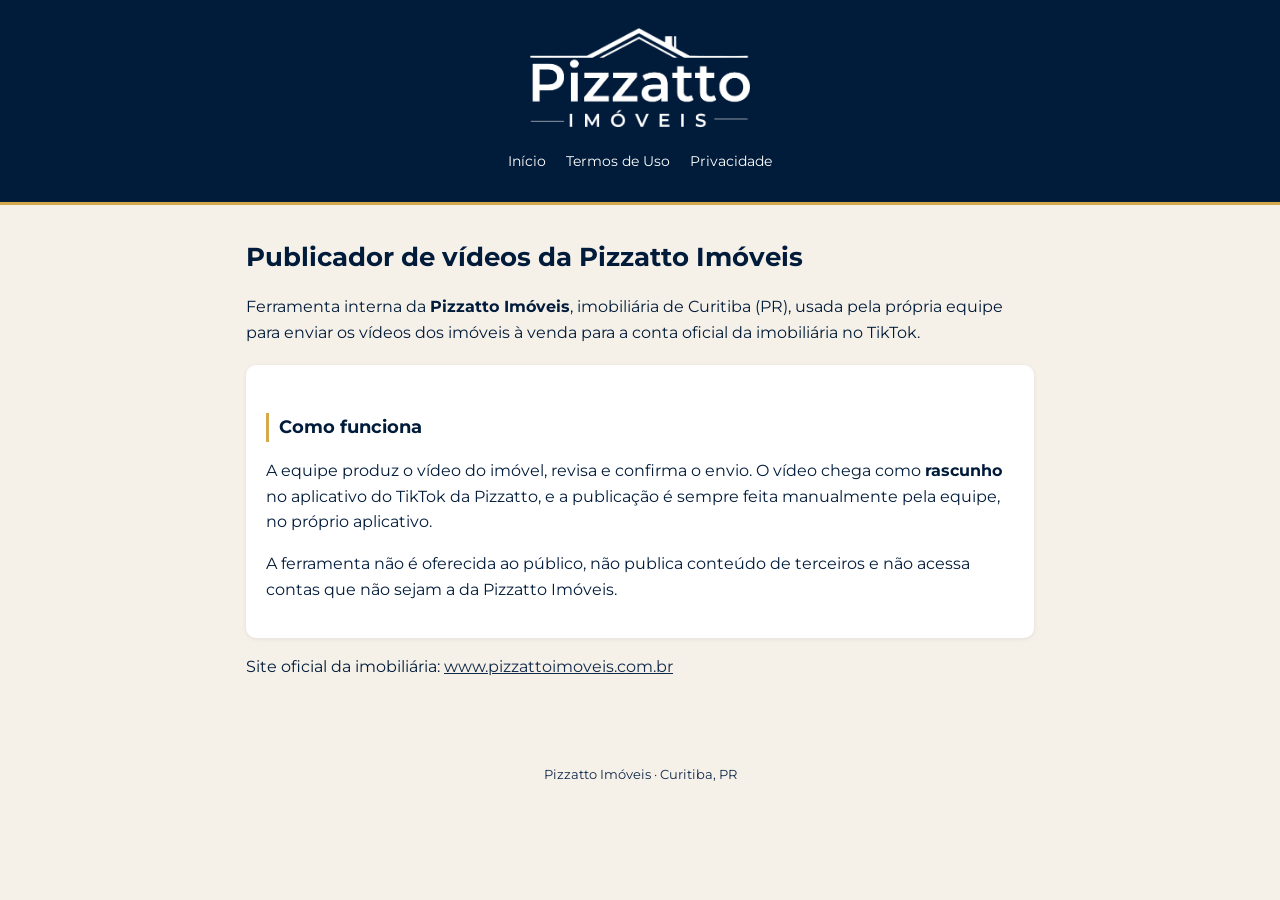
<file: index.html>
<!doctype html>
<html lang="pt-BR"><head><meta charset="utf-8"><meta name="viewport" content="width=device-width,initial-scale=1">
<title>Pizzatto Imóveis · Publicador de vídeos</title>
<link href="https://fonts.googleapis.com/css2?family=Montserrat:wght@400;600;700&display=swap" rel="stylesheet">
<link rel="stylesheet" href="estilo.css"></head><body>
<header><img src="logo.png" alt="Pizzatto Imóveis"><nav><a href="index.html">Início</a><a href="termos.html">Termos de Uso</a><a href="privacidade.html">Privacidade</a></nav></header>
<main>
<h1>Publicador de vídeos da Pizzatto Imóveis</h1>
<p>Ferramenta interna da <strong>Pizzatto Imóveis</strong>, imobiliária de Curitiba (PR), usada pela própria equipe para enviar os vídeos dos imóveis à venda para a conta oficial da imobiliária no TikTok.</p>
<div class="caixa">
<h2>Como funciona</h2>
<p>A equipe produz o vídeo do imóvel, revisa e confirma o envio. O vídeo chega como <strong>rascunho</strong> no aplicativo do TikTok da Pizzatto, e a publicação é sempre feita manualmente pela equipe, no próprio aplicativo.</p>
<p>A ferramenta não é oferecida ao público, não publica conteúdo de terceiros e não acessa contas que não sejam a da Pizzatto Imóveis.</p>
</div>
<p>Site oficial da imobiliária: <a href="https://www.pizzattoimoveis.com.br">www.pizzattoimoveis.com.br</a></p>
</main>
<footer>Pizzatto Imóveis · Curitiba, PR</footer>
</body></html>
</file>
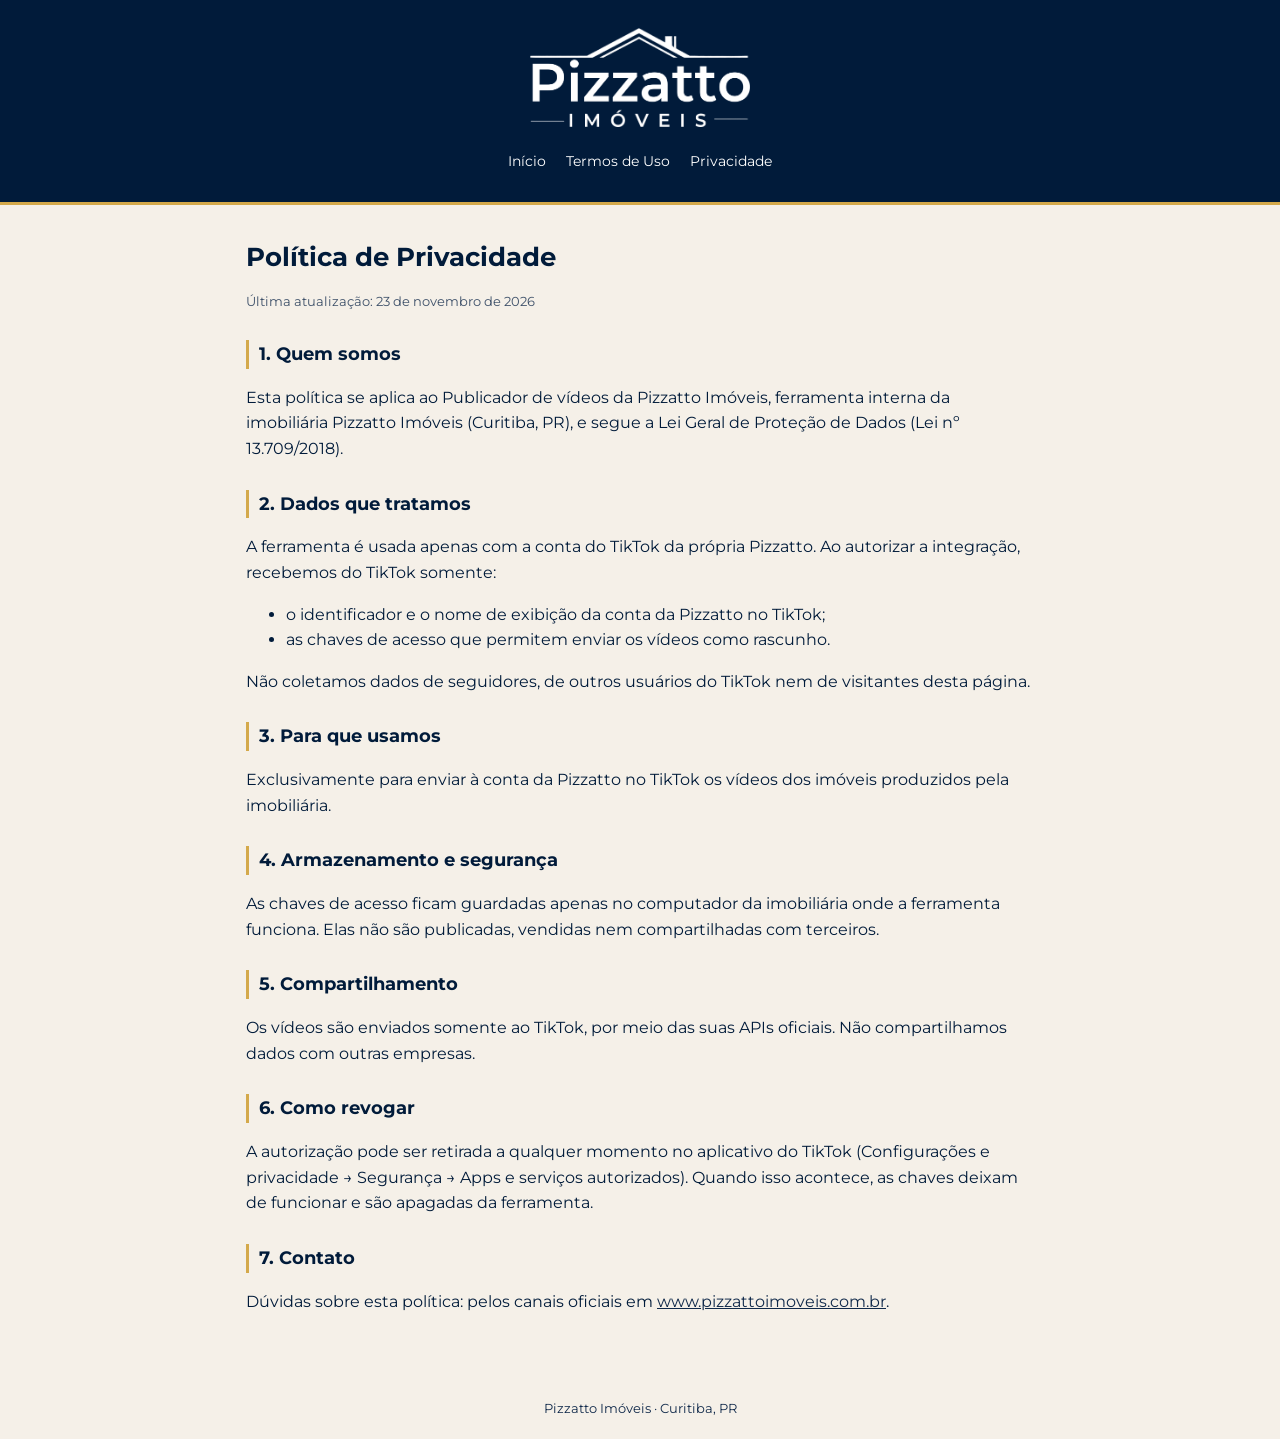
<file: privacidade.html>
<!doctype html>
<html lang="pt-BR"><head><meta charset="utf-8"><meta name="viewport" content="width=device-width,initial-scale=1">
<title>Política de Privacidade · Pizzatto Imóveis</title>
<link href="https://fonts.googleapis.com/css2?family=Montserrat:wght@400;600;700&display=swap" rel="stylesheet">
<link rel="stylesheet" href="estilo.css"></head><body>
<header><img src="logo.png" alt="Pizzatto Imóveis"><nav><a href="index.html">Início</a><a href="termos.html">Termos de Uso</a><a href="privacidade.html">Privacidade</a></nav></header>
<main>
<h1>Política de Privacidade</h1>
<p class="data">Última atualização: 23 de novembro de 2026</p>
<h2>1. Quem somos</h2>
<p>Esta política se aplica ao Publicador de vídeos da Pizzatto Imóveis, ferramenta interna da imobiliária Pizzatto Imóveis (Curitiba, PR), e segue a Lei Geral de Proteção de Dados (Lei nº 13.709/2018).</p>
<h2>2. Dados que tratamos</h2>
<p>A ferramenta é usada apenas com a conta do TikTok da própria Pizzatto. Ao autorizar a integração, recebemos do TikTok somente:</p>
<ul>
<li>o identificador e o nome de exibição da conta da Pizzatto no TikTok;</li>
<li>as chaves de acesso que permitem enviar os vídeos como rascunho.</li>
</ul>
<p>Não coletamos dados de seguidores, de outros usuários do TikTok nem de visitantes desta página.</p>
<h2>3. Para que usamos</h2>
<p>Exclusivamente para enviar à conta da Pizzatto no TikTok os vídeos dos imóveis produzidos pela imobiliária.</p>
<h2>4. Armazenamento e segurança</h2>
<p>As chaves de acesso ficam guardadas apenas no computador da imobiliária onde a ferramenta funciona. Elas não são publicadas, vendidas nem compartilhadas com terceiros.</p>
<h2>5. Compartilhamento</h2>
<p>Os vídeos são enviados somente ao TikTok, por meio das suas APIs oficiais. Não compartilhamos dados com outras empresas.</p>
<h2>6. Como revogar</h2>
<p>A autorização pode ser retirada a qualquer momento no aplicativo do TikTok (Configurações e privacidade → Segurança → Apps e serviços autorizados). Quando isso acontece, as chaves deixam de funcionar e são apagadas da ferramenta.</p>
<h2>7. Contato</h2>
<p>Dúvidas sobre esta política: pelos canais oficiais em <a href="https://www.pizzattoimoveis.com.br">www.pizzattoimoveis.com.br</a>.</p>
</main>
<footer>Pizzatto Imóveis · Curitiba, PR</footer>
</body></html>
</file>
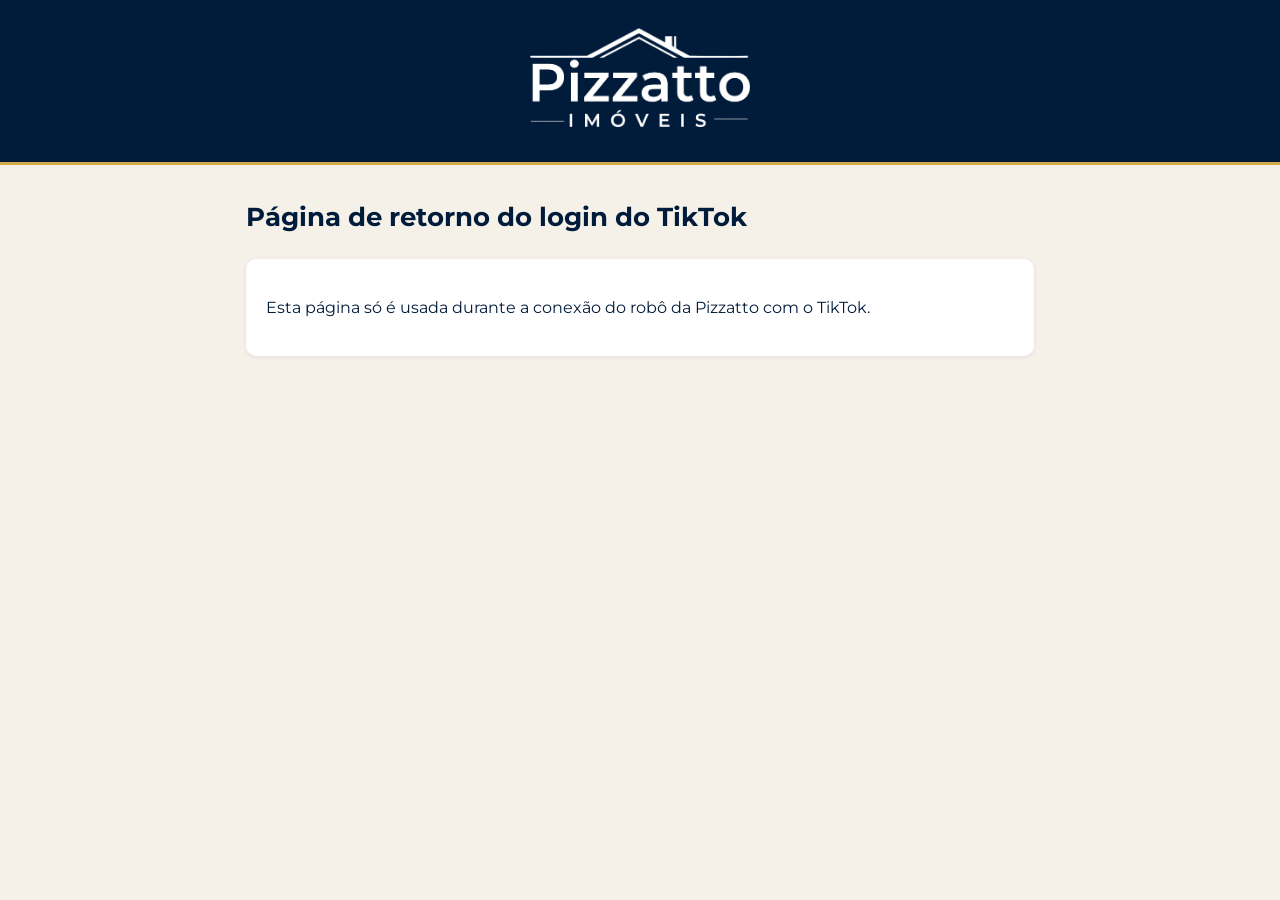
<file: retorno.html>
<!doctype html>
<html lang="pt-BR"><head><meta charset="utf-8"><meta name="viewport" content="width=device-width,initial-scale=1">
<meta name="robots" content="noindex">
<title>Autorização · Pizzatto Imóveis</title>
<link href="https://fonts.googleapis.com/css2?family=Montserrat:wght@400;600;700&display=swap" rel="stylesheet">
<link rel="stylesheet" href="estilo.css"></head><body>
<header><img src="logo.png" alt="Pizzatto Imóveis"></header>
<main>
<h1 id="t">Autorização recebida</h1>
<div class="caixa" id="ok">
<p><strong>Copie o endereço desta página</strong> (clique na barra de endereço, Ctrl+A e Ctrl+C), volte para a janela preta do <code>DEFINIR_CHAVES_TIKTOK.bat</code> e aperte Enter.</p>
<p>Esta página não guarda nem envia nada: o código fica só no endereço, para o robô usar no seu computador.</p>
</div>
</main>
<script>
var q = new URLSearchParams(location.search);
if (q.get('error')) { document.getElementById('t').textContent = 'A autorização não foi concluída';
  document.getElementById('ok').innerHTML = '<p>O TikTok respondeu: <code>' + (q.get('error_description') || q.get('error')).replace(/[<>&]/g, '') + '</code></p><p>Rode o DEFINIR_CHAVES_TIKTOK.bat de novo.</p>'; }
else if (!q.get('code')) { document.getElementById('t').textContent = 'Página de retorno do login do TikTok';
  document.getElementById('ok').innerHTML = '<p>Esta página só é usada durante a conexão do robô da Pizzatto com o TikTok.</p>'; }
</script>
</body></html>
</file>
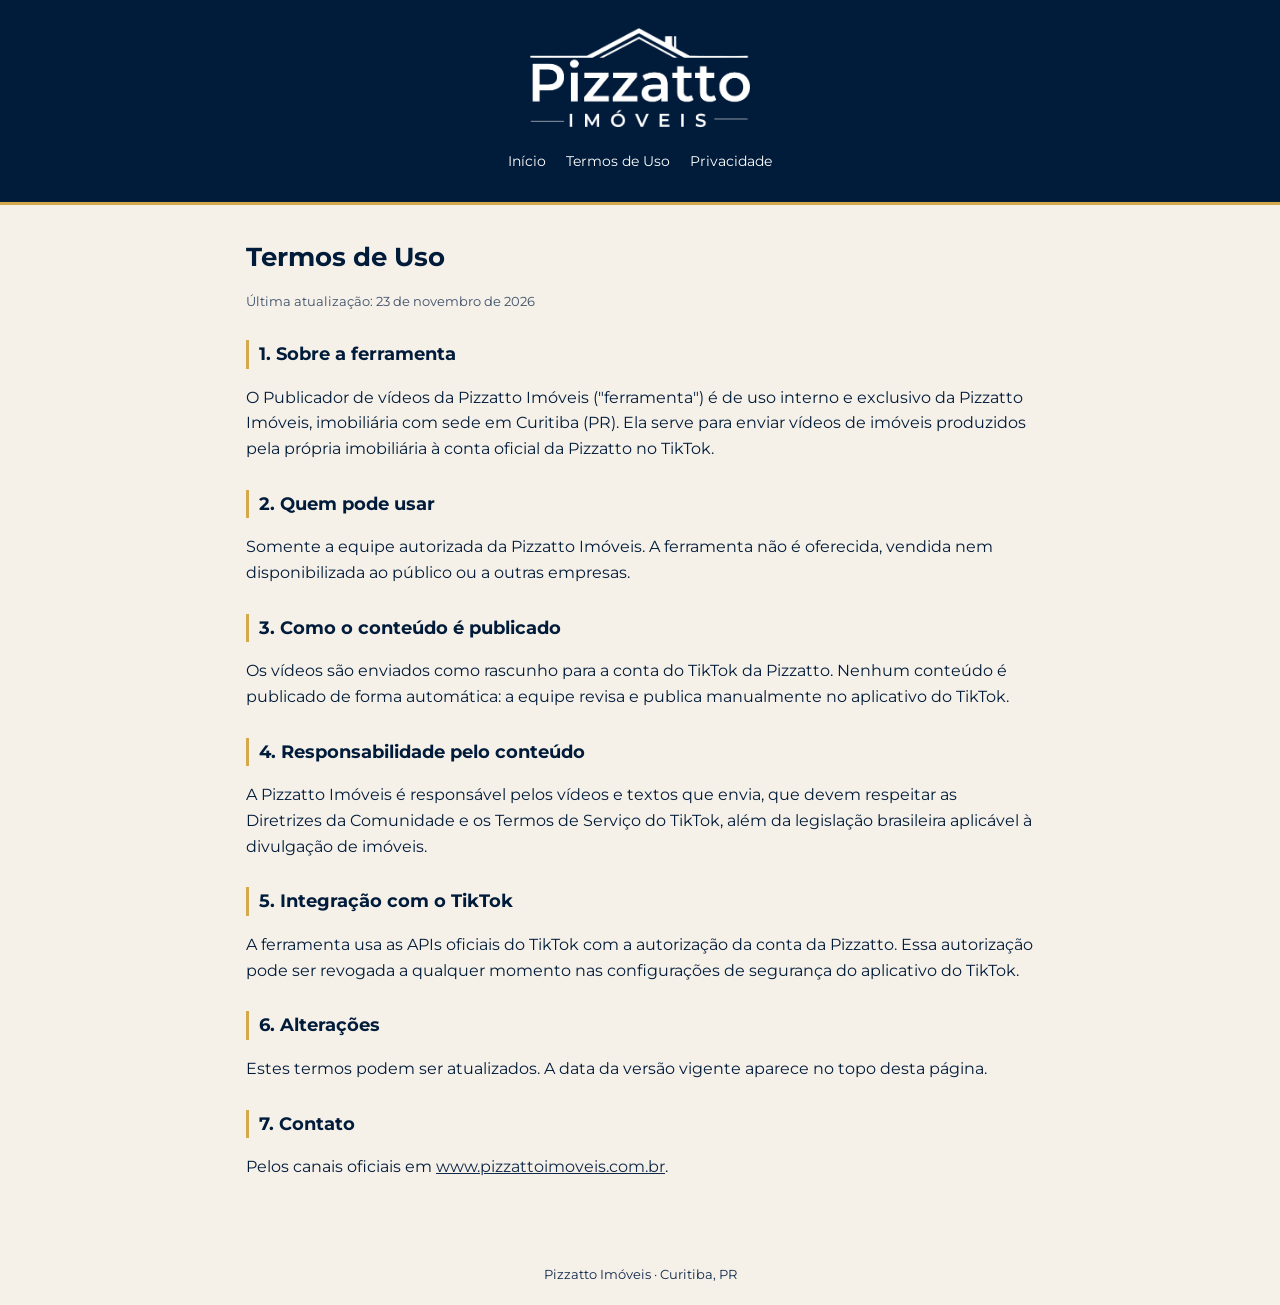
<file: termos.html>
<!doctype html>
<html lang="pt-BR"><head><meta charset="utf-8"><meta name="viewport" content="width=device-width,initial-scale=1">
<title>Termos de Uso · Pizzatto Imóveis</title>
<link href="https://fonts.googleapis.com/css2?family=Montserrat:wght@400;600;700&display=swap" rel="stylesheet">
<link rel="stylesheet" href="estilo.css"></head><body>
<header><img src="logo.png" alt="Pizzatto Imóveis"><nav><a href="index.html">Início</a><a href="termos.html">Termos de Uso</a><a href="privacidade.html">Privacidade</a></nav></header>
<main>
<h1>Termos de Uso</h1>
<p class="data">Última atualização: 23 de novembro de 2026</p>
<h2>1. Sobre a ferramenta</h2>
<p>O Publicador de vídeos da Pizzatto Imóveis ("ferramenta") é de uso interno e exclusivo da Pizzatto Imóveis, imobiliária com sede em Curitiba (PR). Ela serve para enviar vídeos de imóveis produzidos pela própria imobiliária à conta oficial da Pizzatto no TikTok.</p>
<h2>2. Quem pode usar</h2>
<p>Somente a equipe autorizada da Pizzatto Imóveis. A ferramenta não é oferecida, vendida nem disponibilizada ao público ou a outras empresas.</p>
<h2>3. Como o conteúdo é publicado</h2>
<p>Os vídeos são enviados como rascunho para a conta do TikTok da Pizzatto. Nenhum conteúdo é publicado de forma automática: a equipe revisa e publica manualmente no aplicativo do TikTok.</p>
<h2>4. Responsabilidade pelo conteúdo</h2>
<p>A Pizzatto Imóveis é responsável pelos vídeos e textos que envia, que devem respeitar as Diretrizes da Comunidade e os Termos de Serviço do TikTok, além da legislação brasileira aplicável à divulgação de imóveis.</p>
<h2>5. Integração com o TikTok</h2>
<p>A ferramenta usa as APIs oficiais do TikTok com a autorização da conta da Pizzatto. Essa autorização pode ser revogada a qualquer momento nas configurações de segurança do aplicativo do TikTok.</p>
<h2>6. Alterações</h2>
<p>Estes termos podem ser atualizados. A data da versão vigente aparece no topo desta página.</p>
<h2>7. Contato</h2>
<p>Pelos canais oficiais em <a href="https://www.pizzattoimoveis.com.br">www.pizzattoimoveis.com.br</a>.</p>
</main>
<footer>Pizzatto Imóveis · Curitiba, PR</footer>
</body></html>
</file>
<file: estilo.css>
:root{--azul:#011B3A;--azul2:#10294A;--creme:#F5F0E8;--dourado:#D4A94B;--branco:#fff}
*{box-sizing:border-box}
body{margin:0;font-family:'Montserrat',sans-serif;background:var(--creme);color:var(--azul);line-height:1.6}
header{background:var(--azul);color:var(--branco);padding:28px 16px;text-align:center;border-bottom:3px solid var(--dourado)}
header img{max-width:220px;width:60%}
nav{margin-top:14px}
nav a{color:var(--branco);text-decoration:none;margin:0 10px;font-size:14px}
nav a:hover{color:var(--dourado)}
main{max-width:820px;margin:0 auto;padding:32px 16px 48px}
h1{font-size:26px;margin:0 0 6px}
h2{font-size:18px;margin:28px 0 6px;padding-left:10px;border-left:3px solid var(--dourado)}
.data{color:var(--azul2);font-size:13px;opacity:.8}
.caixa{background:var(--branco);border-radius:10px;padding:20px;margin-top:20px;box-shadow:0 1px 4px rgba(1,27,58,.08)}
code{background:var(--creme);padding:2px 6px;border-radius:4px;word-break:break-all}
footer{text-align:center;font-size:13px;padding:20px 16px;color:var(--azul2)}
a{color:var(--azul2)}
</file>
